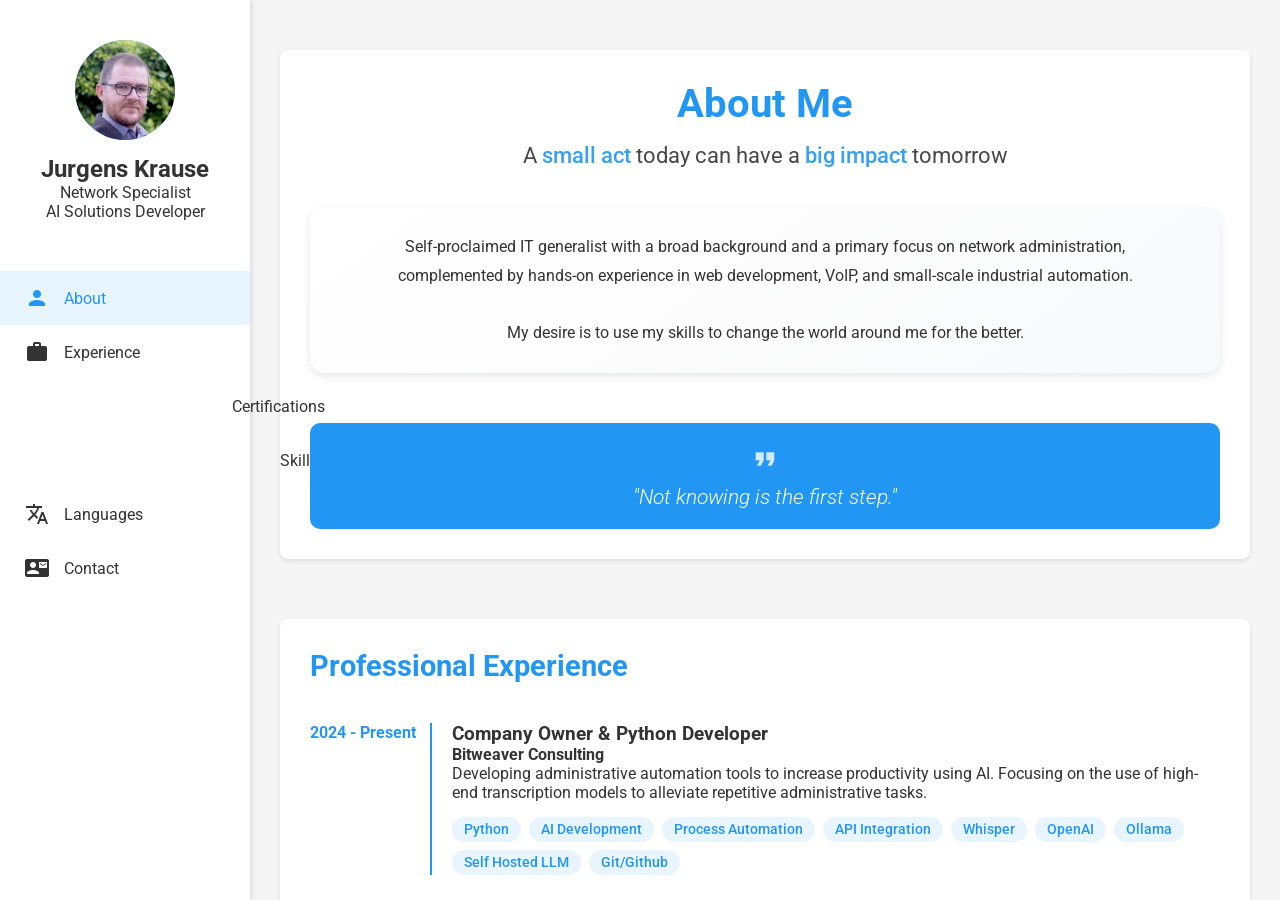
<file: index.html>
<!DOCTYPE html>
<html lang="en">
<head>
    <meta charset="UTF-8">
    <meta name="viewport" content="width=device-width, initial-scale=1.0">
    <title>Jurgens Krause - Interactive CV</title>
    <link href="https://fonts.googleapis.com/css2?family=Roboto:wght@300;400;500;700&display=swap" rel="stylesheet">
    <link href="https://fonts.googleapis.com/icon?family=Material+Icons" rel="stylesheet">
    <link rel="stylesheet" href="styles.css">
</head>
<body>
    <nav class="sidebar">
        <div class="profile-section">
            <div class="profile-image"><img src="profile.jpg" alt="Profile Image" style="width:100%;height:100%;object-fit:cover;border-radius:50%;"></div>
            <h2>Jurgens Krause</h2>
            <p>Network Specialist</p>
            <p>AI Solutions Developer</p>
        </div>
        <ul class="nav-links">
            <li><a href="#about" class="active"><i class="material-icons">person</i>About</a></li>
            <li><a href="#experience"><i class="material-icons">work</i>Experience</a></li>
            <li><a href="#certifications"><i class="material-icons">verified</i>Certifications</a></li>
            <li><a href="#skills"><i class="material-icons">psychology</i>Skills</a></li>
            <li><a href="#languages"><i class="material-icons">translate</i>Languages</a></li>
            <li><a href="#contact"><i class="material-icons">contact_mail</i>Contact</a></li>
        </ul>
    </nav>

    <main class="content">
        <section id="about" class="section active">
            <div class="card">
                <div class="about-header">
                    <h1>About Me</h1>
                    <div class="tagline">
                        A <span class="highlight">small act</span>  today can have a <span class="highlight">big impact</span> tomorrow
                    </div>
                </div>
                <div class="about-content">
                    <div class="summary-box">
                        <p class="summary">
                            Self-proclaimed IT generalist with a broad background and a primary focus on network administration, complemented by hands-on experience in web development, VoIP, and small-scale industrial automation.</br></br>
                            My desire is to use my skills to change the world around me for the better.
                        </p>
                    </div>
                    <div class="motto-box">
                        <i class="material-icons">format_quote</i>
                        <p class="motto">"Not knowing is the first step."</p>
                    </div>
                </div>
            </div>
        </section>

        <section id="experience" class="section">
            <div class="card">
                <h2>Professional Experience</h2>
                <div class="timeline">
                    <div class="timeline-item">
                        <div class="timeline-date">2024 - Present</div>
                        <div class="timeline-content">
                            <h3>Company Owner & Python Developer</h3>
                            <h4>Bitweaver Consulting</h4>
                            <p>Developing administrative automation tools to increase productivity using AI. Focusing on the use of high-end transcription models to alleviate repetitive administrative tasks.</p>
                            <div class="core-skills">
                                <span class="skill-tag">Python</span>
                                <span class="skill-tag">AI Development</span>
                                <span class="skill-tag">Process Automation</span>
                                <span class="skill-tag">API Integration</span>
                                <span class="skill-tag">Whisper</span>
                                <span class="skill-tag">OpenAI</span>
                                <span class="skill-tag">Ollama</span>
                                <span class="skill-tag">Self Hosted LLM</span>
                                <span class="skill-tag">Git/Github</span>
                                
                            </div>
                        </div>
                    </div>
                    <div class="timeline-item">
                        <div class="timeline-date">2016 - Present</div>
                        <div class="timeline-content">
                            <h3>IT Manager</h3>
                            <h4>Pasture Valley Children's Home</h4>
                            <p>When I joined the Pasture Valley Team, staff were still using Mobile Internet Dongles to access the internet, or walking to the nearest internet cafe to do their work. I installed a complete campus-wide network, covering 15 buildings and over 100 end-user devices.</p>
                            <p>We also expanded the network to support other non-profits in the area, such as a care center for abused girls as well as a Coffee Shop, that supports the children's home. This includes two solar powered network relay stations.</p>
                             <div class="projects-list">
                                <h4>Projects</h4>
                                <ul>
                                    <li>Spearheaded digital transformation of the children's home, installing a complete campus-wide network and IT infrastructure.</li>
                                    <li>Deployed virtualized server infrastructure for file sharing, backup, and media services.</li>
                                    <li>Implemented Sophos XG Firewall for content filtering and security.</li>
                                    <li>Established a PLEX media server for streaming movies and TV shows.</li>
                                    <li>Set up an AI-assisted NVR system for monitoring campus security.</li>
                                </ul>
                            </div>
                            <div class="core-skills">
                                <span class="skill-tag">Network Management</span>
                                <span class="skill-tag">IT Support</span>
                                <span class="skill-tag">Infrastructure</span>
                                <span class="skill-tag">Team Leadership</span>
                                <span class="skill-tag">Mikrotik</span>
                                <span class="skill-tag">Ubiquiti (Wireless)</span>
                                <span class="skill-tag">Network Architecture</span>
                                <span class="skill-tag">Sophos Firewall</span>
                                <span class="skill-tag">Proxmox Hypervisor</span>
                                <span class="skill-tag">Linux Servers</span>
                                <span class="skill-tag">Helpdesk</span>
                            </div>
                            <hr style="margin: 24px 0; border: none; border-top: 1px solid #eee;">
                            <h3>Maintenance Manager</h3>
                            <h4>Pasture Valley Children's Home</h4>
                            <p>Managing maintenance and repairs of the children's home.</p>
                            <p>Pasture Valley Children's Home is a non-profit organization that provides a safe and loving home for children who have been abandoned or orphaned. We believe that every child deserves a chance to grow up in a loving and supportive environment.</p>
                            <p>My responsibilities include managing the maintenance and repairs at the children's home, as well as overseeing the maintenance team. This included electrical installations, complete solar installations, plumbing, carpentry, painting, and more.</p>
                            <div class="projects-list">
                                <h4>Projects</h4>
                                <ul>
                                    <li>Oversaw construction and outfitting of carpentry workshop.</li>
                                    <li>Overhauled the electrical system, incorporating modern distribution standards and solar integration.</li>
                                    <li>Installed a complete solar system, providing clean energy to the children's home.</li>
                                </ul>
                            </div>
                            <div class="core-skills">
                                <span class="skill-tag">Maintenance</span>
                                <span class="skill-tag">Plumbing</span>
                                <span class="skill-tag">Electrical</span>
                                <span class="skill-tag">Carpentry</span>
                                <span class="skill-tag">Painting</span>
                                <span class="skill-tag">Management</span>
                                <span class="skill-tag">Solar Installation</span>
                            </div>
                        </div>
                    </div>
                    <div class="timeline-item">
                        <div class="timeline-date">2016 - 2024</div>
                        <div class="timeline-content">
                            <h3>Network Associate  (part-time)</h3>
                            <h4>Jenny Internet</h4>
                            <p>Early morning advanced technical support for Network Operators.</p>
                            <p>I joined the Jenny team as their first fully remote employee. I was responsible for providing advanced technical support to the Network Operators, and for managing the network infrastructure.</p>
                            <p>Jenny internet operates over 1000 high-sites spread over 5 countries in Southern Africa. My team was responsible for the network infrastructure, and the support for the Network Operators.</p>
                            <div class="core-skills">
                                <span class="skill-tag">Network Operations</span>
                                <span class="skill-tag">Network Architecture</span>
                                <span class="skill-tag">Network Management</span>
                                <span class="skill-tag">IT Support</span>
                                <span class="skill-tag">Helpdesk</span>
                                <span class="skill-tag">Dispatching</span>
                                <span class="skill-tag">Mikrotik</span>
                                <span class="skill-tag">Ubiquiti</span>
                                <span class="skill-tag">Xen Hypervisor</span>
                                <span class="skill-tag">Linux Servers</span>
                                <span class="skill-tag">Asterisk VOIP</span>
                            </div>
                        </div>
                    </div>
                    <div class="timeline-item">
                        <div class="timeline-date">2012 - 2016</div>
                        <div class="timeline-content">
                            <h3>Network Administrator</h3>
                            <h4>Wipronet</h4>
                            <p>Wipronet was my introduction to the Wireless ISP industry.</p>
                            <p>I joined Wipronet as a Junior network technician, and quickly moved into a network administrator role. By the time I left, I was managing the VOIP infrastructure, as well as coordinating high profile client projects.</p>
                            <div class="projects-list">
                                <h4>Projects</h4>
                                <ul>
                                    <li>Planned, designed, and built a municipal wide-area network for Emalahleni, South Africa.</li>
                                    <li>Implemented multiple corporate IP Telephony systems for call centres.</li>
                                    <li>Led the development of the Wipronet website.</li>
                                </ul>
                            </div>
                            <div class="core-skills">
                                <span class="skill-tag">Network Operations</span>
                                <span class="skill-tag">Network Architecture</span>
                                <span class="skill-tag">Network Management</span>
                                <span class="skill-tag">IT Support</span>
                                <span class="skill-tag">Helpdesk</span>
                                <span class="skill-tag">Dispatching</span>
                                <span class="skill-tag">Mikrotik</span>
                                <span class="skill-tag">Ubiquiti</span>
                                <span class="skill-tag">VMWARE ESXi Hypervisor</span>
                                <span class="skill-tag">Linux Servers</span>
                                <span class="skill-tag">Asterisk VOIP</span>
                                <span class="skill-tag">Sage Pastel Support</span>
                            </div>
                        </div>
                    </div>
                    <div class="timeline-item">
                        <div class="timeline-date">2008 - 2009</div>
                        <div class="timeline-content">
                            <h3>Network Administrator</h3>
                            <h4>Operation Mobilization</h4>
                            <p>OM is an international non-profit missions organization, active in over 100 countries. I worked as a network administrator on the ship "MV Doulos", staffed by 350 volunteers from 50 differrent countries.</p>
                            <p>During my two years of service, I work in the maintenance department for the first six months, before transferring to the IT department</p>
                            <div class="projects-list">
                                <h4>Projects</h4>
                                <ul>
                                    <li>Set up a Computer Laboratory for the National University of Timor Leste.</li>
                                    <li>Recovered a corrupted Active Directory Tree.</li>
                                    <li>Completely revamped the on-board Intranet.</li>
                                    <li>Served as Lighting Technician for on-shore stage show.</li>
                                    <li>Integrate shore-based broadband internet into the MV Doulos network.</li>
                                </ul>
                            </div>
                            <div class="core-skills">
                                <span class="skill-tag">Network Operations</span>
                                <span class="skill-tag">Network Architecture</span>
                                <span class="skill-tag">Network Management</span>
                                <span class="skill-tag">IT Support</span>
                                <span class="skill-tag">Helpdesk</span>
                                <span class="skill-tag">Bandwidth Control</span>
                                <span class="skill-tag">3COM</span>
                                <span class="skill-tag">Windows Server 2003</span>
                                <span class="skill-tag">Linux</span>
                                <span class="skill-tag">Dansguardian</span>
                                <span class="skill-tag">Squid Proxy</span>
                            </div>
                        </div>
                    </div>
                    <!-- Additional experience items -->
                </div>
            </div>
        </section>

        <section id="certifications" class="section">
            <div class="card">
                <h2>Certifications</h2>
                <div class="certifications-grid">
                    <div class="certification-item" onclick="window.open('https://www.credly.com/badges/2381a03f-68ea-47ea-a899-86c4e45db9ae/linked_in_profile?trk=public_profile_see-credential', '_blank')" style="cursor: pointer;">
                        <i class="material-icons">code</i>
                        <div class="certification-content">
                            <h3>Python Essentials 1</h3>
                            <p>Python Institute</p>
                            <p class="cert-date">March 2024</p>
                        </div>
                    </div>
                    <div class="certification-item" onclick="window.open('https://www.credly.com/badges/6c744785-d785-45fb-a7cd-14a1587adfc6/linked_in_profile?trk=public_profile_see-credential', '_blank')" style="cursor: pointer;">
                        <i class="material-icons">code</i>
                        <div class="certification-content">
                            <h3>Python Essentials 2</h3>
                            <p>Python Institute</p>
                            <p class="cert-date">March 2024</p>
                        </div>
                    </div>
                    <div class="certification-item" onclick="window.open('https://www.freecodecamp.org/certification/fcceb5ce114-972b-4948-96d9-b6b69318228d/foundational-c-sharp-with-microsoft?trk=public_profile_see-credential', '_blank')" style="cursor: pointer;">
                        <i class="material-icons">developer_mode</i>
                        <div class="certification-content">
                            <h3>Foundational C# with Microsoft</h3>
                            <p>Microsoft</p>
                            <p class="cert-date">May 2024</p>
                        </div>
                    </div>
                    <div class="certification-item" onclick="window.open('https://www.credly.com/badges/ee953a31-0a4c-463f-b2cb-00e0fd5e9eb1/linked_in_profile?trk=public_profile_see-credential', '_blank')" style="cursor: pointer;">
                        <i class="material-icons">security</i>
                        <div class="certification-content">
                            <h3>Network Defense</h3>
                            <p>Cisco</p>
                            <p class="cert-date">January 2024</p>
                        </div>
                    </div>
                    <div class="certification-item" onclick="window.open('https://learn.kodekloud.com/user/certificate/4648daf4-3ddd-4095-83b4-b261e1c60853', '_blank')" style="cursor: pointer;">
                        <i class="material-icons">layers</i>
                        <div class="certification-content">
                            <h3>Docker Training Course for the Absolute Beginner</h3>
                            <p>KodeKloud</p>
                        </div>
                    </div>
                </div>
            </div>
        </section>

        <section id="skills" class="section">
            <div class="card">
                <h2>Skills & Expertise</h2>
                <div class="skills-grid">
                    <div class="skill-category">
                        <h3>Network Infrastructure</h3>
                        <div class="skill-bar">
                            <div class="skill-fill" data-level="95"></div>
                        </div>
                    </div>
                    <div class="skill-category">
                        <h3>MikroTik MTCNA Level</h3>
                        <div class="skill-bar">
                            <div class="skill-fill" data-level="90"></div>
                        </div>
                    </div>
                    <div class="skill-category">
                        <h3>MikroTik MTCRE Level</h3>
                        <div class="skill-bar">
                            <div class="skill-fill" data-level="50"></div>
                        </div>
                    </div>
                    <div class="skill-category">
                        <h3>Wireless Technologies</h3>
                        <div class="skill-bar">
                            <div class="skill-fill" data-level="80"></div>
                        </div>
                    </div>
                    <div class="skill-category">
                        <h3>Linux Server Administration</h3>
                        <div class="skill-bar">
                            <div class="skill-fill" data-level="75"></div>
                        </div>
                    </div>
                    <div class="skill-category">
                        <h3>Python Development</h3>
                        <div class="skill-bar">
                            <div class="skill-fill" data-level="40"></div>
                        </div>
                    </div>
                    <div class="skill-category">
                        <h3>AI Integration</h3>
                        <div class="skill-bar">
                            <div class="skill-fill" data-level="40"></div>
                        </div>
                    </div>
                    <div class="skill-category">
                        <h3>Asterisk VOIP</h3>
                        <div class="skill-bar">
                            <div class="skill-fill" data-level="80"></div>
                        </div>
                    </div>
                </div>
            </div>
        </section>

        <section id="languages" class="section">
            <div class="card">
                <h2>Languages</h2>
                <div class="languages-grid">
                    <div class="language-item">
                        <div class="language-info">
                            <h3>English</h3>
                            <p class="proficiency">Native</p>
                        </div>
                    </div>
                    <div class="language-item">
                        <div class="language-info">
                            <h3>Afrikaans</h3>
                            <p class="proficiency">Native</p>
                        </div>
                    </div>
                    <div class="language-item">
                        <div class="language-info">
                            <h3>Dutch</h3>
                            <p class="proficiency">Working proficiency (IND A2 Certified)</p>
                        </div>
                    </div>
                </div>
            </div>
        </section>

        <section id="contact" class="section">
            <div class="card">
                <h2>Contact Information</h2>
                <div class="contact-grid">
                    <div class="contact-item">
                        <i class="material-icons">location_on</i>
                        <p>Protea St 98, 3280, Piet-Retief, South-Africa</p>
                    </div>
                    <div class="contact-item">
                        <i class="material-icons">phone</i>
                        <p>+26878468810</p>
                    </div>
                    <div class="contact-item">
                        <i class="material-icons">email</i>
                        <a href="mailto:jurgens@bitweaver.co">jurgens@bitweaver.co</a>
                    </div>
                    <div class="contact-item">
                        <i class="material-icons">link</i>
                        <a href="https://www.linkedin.com/in/jurgens-krause-bb603519" target="_blank">LinkedIn Profile</a>
                    </div>
                </div>
            </div>
        </section>
    </main>
    <script src="script.js"></script>
</body>
</html>
</file>
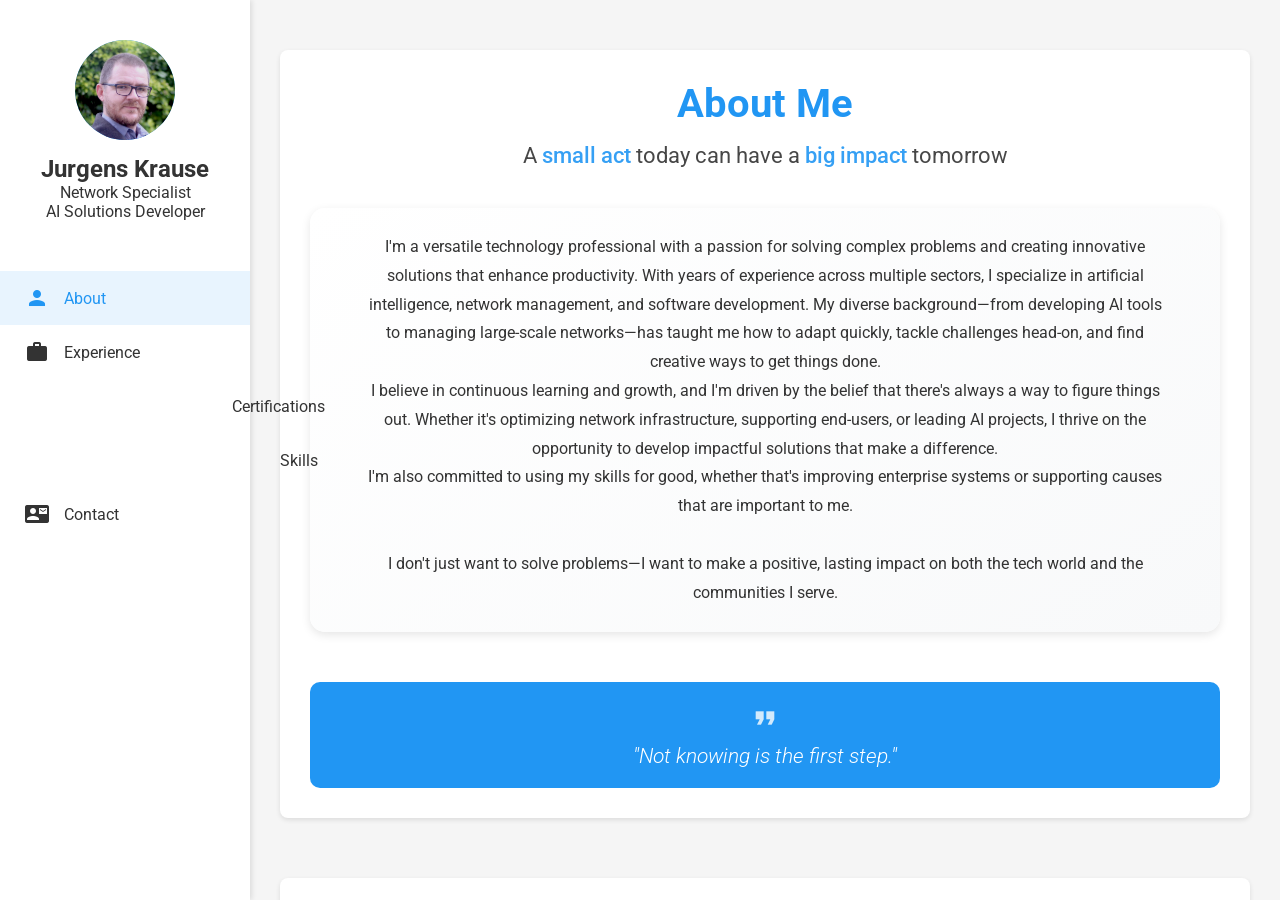
<file: cv.html>
<!DOCTYPE html>
<html lang="en">
<head>
    <meta charset="UTF-8">
    <meta name="viewport" content="width=device-width, initial-scale=1.0">
    <title>Jurgens Krause - Interactive CV</title>
    <link href="https://fonts.googleapis.com/css2?family=Roboto:wght@300;400;500;700&display=swap" rel="stylesheet">
    <link href="https://fonts.googleapis.com/icon?family=Material+Icons" rel="stylesheet">
    <link rel="stylesheet" href="styles.css">
</head>
<body>
    <nav class="sidebar">
        <div class="profile-section">
            <div class="profile-image"><img src="profile.jpg" alt="Profile Image" style="width:100%;height:100%;object-fit:cover;border-radius:50%;"></div>
            <h2>Jurgens Krause</h2>
            <p>Network Specialist</p>
            <p>AI Solutions Developer</p>
        </div>
        <ul class="nav-links">
            <li><a href="#about" class="active"><i class="material-icons">person</i>About</a></li>
            <li><a href="#experience"><i class="material-icons">work</i>Experience</a></li>
            <li><a href="#certifications"><i class="material-icons">verified</i>Certifications</a></li>
            <li><a href="#skills"><i class="material-icons">psychology</i>Skills</a></li>
            <li><a href="#contact"><i class="material-icons">contact_mail</i>Contact</a></li>
        </ul>
    </nav>

    <main class="content">
        <section id="about" class="section active">
            <div class="card">
                <div class="about-header">
                    <h1>About Me</h1>
                    <div class="tagline">
                        A <span class="highlight">small act</span>  today can have a <span class="highlight">big impact</span> tomorrow
                    </div>
                </div>
                <div class="about-content">
                    <div class="summary-box">
                        <p class="summary">
                            I'm a versatile technology professional with a passion for solving complex problems and creating innovative solutions that enhance productivity. With years of experience across multiple sectors, I specialize in artificial intelligence, network management, and software development. My diverse background—from developing AI tools to managing large-scale networks—has taught me how to adapt quickly, tackle challenges head-on, and find creative ways to get things done.</br>
I believe in continuous learning and growth, and I'm driven by the belief that there's always a way to figure things out. Whether it's optimizing network infrastructure, supporting end-users, or leading AI projects, I thrive on the opportunity to develop impactful solutions that make a difference.</br>
I'm also committed to using my skills for good, whether that's improving enterprise systems or supporting causes that are important to me.</br></br>
I don't just want to solve problems—I want to make a positive, lasting impact on both the tech world and the communities I serve.
                        </p>
                    </div>
                    <div class="motto-box">
                        <i class="material-icons">format_quote</i>
                        <p class="motto">"Not knowing is the first step."</p>
                    </div>
                </div>
            </div>
        </section>

        <section id="experience" class="section">
            <div class="card">
                <h2>Professional Experience</h2>
                <div class="timeline">
                    <div class="timeline-item">
                        <div class="timeline-date">2024 - Present</div>
                        <div class="timeline-content">
                            <h3>Company Owner & Python Developer</h3>
                            <h4>Bitweaver Consulting</h4>
                            <p>Developing administrative automation tools to increase productivity using AI. Focusing on the use of high-end transcription models to alleviate repetitive administrative tasks.</p>
                            <div class="core-skills">
                                <span class="skill-tag">Python</span>
                                <span class="skill-tag">AI Development</span>
                                <span class="skill-tag">Process Automation</span>
                                <span class="skill-tag">API Integration</span>
                                <span class="skill-tag">Whisper</span>
                                <span class="skill-tag">OpenAI</span>
                                <span class="skill-tag">Ollama</span>
                                <span class="skill-tag">Self Hosted LLM</span>
                                <span class="skill-tag">Git/Github</span>
                                
                            </div>
                        </div>
                    </div>
                    <div class="timeline-item">
                        <div class="timeline-date">2016 - Present</div>
                        <div class="timeline-content">
                            <h3>IT Manager</h3>
                            <h4>Pasture Valley Children's Home</h4>
                            <p>When I joined the Pasture Valley Team, staff were still using Mobile Internet Dongles to access the internet, or walking to the nearest internet cafe to do their work. I installed a complete campus-wide network, covering 15 buildings and over 100 end-user devices.</p>
                            <p>We also expanded the network to support other non-profits in the area, such as a care center for abused girls as well as a Coffee Shop, that supports the children's home. This includes two solar powered network relay stations.</p>
                             <div class="projects-list">
                                <h4>Projects</h4>
                                <ul>
                                    <li>Spearheaded digital transformation of the children's home, installing a complete campus-wide network and IT infrastructure.</li>
                                    <li>Deployed virtualized server infrastructure for file sharing, backup, and media services.</li>
                                    <li>Implemented Sophos XG Firewall for content filtering and security.</li>
                                    <li>Established a PLEX media server for streaming movies and TV shows.</li>
                                    <li>Set up an AI-assisted NVR system for monitoring campus security.</li>
                                </ul>
                            </div>
                            <div class="core-skills">
                                <span class="skill-tag">Network Management</span>
                                <span class="skill-tag">IT Support</span>
                                <span class="skill-tag">Infrastructure</span>
                                <span class="skill-tag">Team Leadership</span>
                                <span class="skill-tag">Mikrotik</span>
                                <span class="skill-tag">Ubiquiti (Wireless)</span>
                                <span class="skill-tag">Network Architecture</span>
                                <span class="skill-tag">Sophos Firewall</span>
                                <span class="skill-tag">Proxmox Hypervisor</span>
                                <span class="skill-tag">Linux Servers</span>
                                <span class="skill-tag">Helpdesk</span>
                            </div>
                            <hr style="margin: 24px 0; border: none; border-top: 1px solid #eee;">
                            <h3>Maintenance Manager</h3>
                            <h4>Pasture Valley Children's Home</h4>
                            <p>Managing maintenance and repairs of the children's home.</p>
                            <p>Pasture Valley Children's Home is a non-profit organization that provides a safe and loving home for children who have been abandoned or orphaned. We believe that every child deserves a chance to grow up in a loving and supportive environment.</p>
                            <p>My responsibilities include managing the maintenance and repairs at the children's home, as well as overseeing the maintenance team. This included electrical installations, complete solar installations, plumbing, carpentry, painting, and more.</p>
                            <div class="projects-list">
                                <h4>Projects</h4>
                                <ul>
                                    <li>Oversaw construction and outfitting of carpentry workshop.</li>
                                    <li>Overhauled the electrical system, incorporating modern distribution standards and solar integration.</li>
                                    <li>Installed a complete solar system, providing clean energy to the children's home.</li>
                                </ul>
                            </div>
                            <div class="core-skills">
                                <span class="skill-tag">Maintenance</span>
                                <span class="skill-tag">Plumbing</span>
                                <span class="skill-tag">Electrical</span>
                                <span class="skill-tag">Carpentry</span>
                                <span class="skill-tag">Painting</span>
                                <span class="skill-tag">Management</span>
                                <span class="skill-tag">Solar Installation</span>
                            </div>
                        </div>
                    </div>
                    <div class="timeline-item">
                        <div class="timeline-date">2016 - 2024</div>
                        <div class="timeline-content">
                            <h3>Network Associate</h3>
                            <h4>Jenny Internet</h4>
                            <p>Early morning advanced technical support for Network Operators.</p>
                            <p>I joined the Jenny team as their first fully remote employee. I was responsible for providing advanced technical support to the Network Operators, and for managing the network infrastructure.</p>
                            <p>Jenny internet operates over 1000 high-sites spread over 5 countries in Southern Africa. My team was responsible for the network infrastructure, and the support for the Network Operators.</p>
                            <div class="core-skills">
                                <span class="skill-tag">Network Operations</span>
                                <span class="skill-tag">Network Architecture</span>
                                <span class="skill-tag">Network Management</span>
                                <span class="skill-tag">IT Support</span>
                                <span class="skill-tag">Helpdesk</span>
                                <span class="skill-tag">Dispatching</span>
                                <span class="skill-tag">Mikrotik</span>
                                <span class="skill-tag">Ubiquiti</span>
                                <span class="skill-tag">Xen Hypervisor</span>
                                <span class="skill-tag">Linux Servers</span>
                                <span class="skill-tag">Asterisk VOIP</span>
                            </div>
                        </div>
                    </div>
                    <div class="timeline-item">
                        <div class="timeline-date">2012 - 2016</div>
                        <div class="timeline-content">
                            <h3>Network Administrator</h3>
                            <h4>Wipronet</h4>
                            <p>Wipronet was my introduction to the Wireless ISP industry.</p>
                            <p>I joined Wipronet as a Junior network technician, and quickly moved into a network administrator role. By the time I left, I was managing the VOIP infrastructure, as well as coordinating high profile client projects.</p>
                            <div class="projects-list">
                                <h4>Projects</h4>
                                <ul>
                                    <li>Planned, designed, and built a municipal wide-area network for Emalahleni, South Africa.</li>
                                    <li>Implemented multiple corporate IP Telephony systems for call centres.</li>
                                    <li>Led the development of the Wipronet website.</li>
                                </ul>
                            </div>
                            <div class="core-skills">
                                <span class="skill-tag">Network Operations</span>
                                <span class="skill-tag">Network Architecture</span>
                                <span class="skill-tag">Network Management</span>
                                <span class="skill-tag">IT Support</span>
                                <span class="skill-tag">Helpdesk</span>
                                <span class="skill-tag">Dispatching</span>
                                <span class="skill-tag">Mikrotik</span>
                                <span class="skill-tag">Ubiquiti</span>
                                <span class="skill-tag">VMWARE ESXi Hypervisor</span>
                                <span class="skill-tag">Linux Servers</span>
                                <span class="skill-tag">Asterisk VOIP</span>
                                <span class="skill-tag">Sage Pastel Support</span>
                            </div>
                        </div>
                    </div>
                    <div class="timeline-item">
                        <div class="timeline-date">2008 - 2009</div>
                        <div class="timeline-content">
                            <h3>Network Administrator</h3>
                            <h4>Operation Mobilization</h4>
                            <p>OM is an international non-profit missions organization, active in over 100 countries. I worked as a network administrator on the ship "MV Doulos", staffed by 350 volunteers from 50 differrent countries.</p>
                            <p>During my two years of service, I work in the maintenance department for the first six months, before transferring to the IT department</p>
                            <div class="projects-list">
                                <h4>Projects</h4>
                                <ul>
                                    <li>Set up a Computer Laboratory for the National University of Timor Leste.</li>
                                    <li>Recovered a corrupted Active Directory Tree.</li>
                                    <li>Completely revamped the on-board Intranet.</li>
                                    <li>Served as Lighting Technician for on-shore stage show.</li>
                                    <li>Integrate shore-based broadband internet into the MV Doulos network.</li>
                                </ul>
                            </div>
                            <div class="core-skills">
                                <span class="skill-tag">Network Operations</span>
                                <span class="skill-tag">Network Architecture</span>
                                <span class="skill-tag">Network Management</span>
                                <span class="skill-tag">IT Support</span>
                                <span class="skill-tag">Helpdesk</span>
                                <span class="skill-tag">Bandwidth Control</span>
                                <span class="skill-tag">3COM</span>
                                <span class="skill-tag">Windows Server 2003</span>
                                <span class="skill-tag">Linux</span>
                                <span class="skill-tag">Dansguardian</span>
                                <span class="skill-tag">Squid Proxy</span>
                            </div>
                        </div>
                    </div>
                    <!-- Additional experience items -->
                </div>
            </div>
        </section>

        <section id="certifications" class="section">
            <div class="card">
                <h2>Certifications</h2>
                <div class="certifications-grid">
                    <div class="certification-item" onclick="window.open('https://www.credly.com/badges/2381a03f-68ea-47ea-a899-86c4e45db9ae/linked_in_profile?trk=public_profile_see-credential', '_blank')" style="cursor: pointer;">
                        <i class="material-icons">code</i>
                        <div class="certification-content">
                            <h3>Python Essentials 1</h3>
                            <p>Python Institute</p>
                            <p class="cert-date">March 2024</p>
                        </div>
                    </div>
                    <div class="certification-item" onclick="window.open('https://www.credly.com/badges/6c744785-d785-45fb-a7cd-14a1587adfc6/linked_in_profile?trk=public_profile_see-credential', '_blank')" style="cursor: pointer;">
                        <i class="material-icons">code</i>
                        <div class="certification-content">
                            <h3>Python Essentials 2</h3>
                            <p>Python Institute</p>
                            <p class="cert-date">March 2024</p>
                        </div>
                    </div>
                    <div class="certification-item" onclick="window.open('https://www.freecodecamp.org/certification/fcceb5ce114-972b-4948-96d9-b6b69318228d/foundational-c-sharp-with-microsoft?trk=public_profile_see-credential', '_blank')" style="cursor: pointer;">
                        <i class="material-icons">developer_mode</i>
                        <div class="certification-content">
                            <h3>Foundational C# with Microsoft</h3>
                            <p>Microsoft</p>
                            <p class="cert-date">May 2024</p>
                        </div>
                    </div>
                    <div class="certification-item" onclick="window.open('https://www.credly.com/badges/ee953a31-0a4c-463f-b2cb-00e0fd5e9eb1/linked_in_profile?trk=public_profile_see-credential', '_blank')" style="cursor: pointer;">
                        <i class="material-icons">security</i>
                        <div class="certification-content">
                            <h3>Network Defense</h3>
                            <p>Cisco</p>
                            <p class="cert-date">January 2024</p>
                        </div>
                    </div>
                </div>
            </div>
        </section>

        <section id="skills" class="section">
            <div class="card">
                <h2>Skills & Expertise</h2>
                <div class="skills-grid">
                    <div class="skill-category">
                        <h3>Network Infrastructure</h3>
                        <div class="skill-bar">
                            <div class="skill-fill" data-level="95"></div>
                        </div>
                    </div>
                    <div class="skill-category">
                        <h3>MikroTik MTCNA Level</h3>
                        <div class="skill-bar">
                            <div class="skill-fill" data-level="90"></div>
                        </div>
                    </div>
                    <div class="skill-category">
                        <h3>MikroTik MTCRE Level</h3>
                        <div class="skill-bar">
                            <div class="skill-fill" data-level="50"></div>
                        </div>
                    </div>
                    <div class="skill-category">
                        <h3>Wireless Technologies</h3>
                        <div class="skill-bar">
                            <div class="skill-fill" data-level="80"></div>
                        </div>
                    </div>
                    <div class="skill-category">
                        <h3>Linux Server Administration</h3>
                        <div class="skill-bar">
                            <div class="skill-fill" data-level="75"></div>
                        </div>
                    </div>
                    <div class="skill-category">
                        <h3>Python Development</h3>
                        <div class="skill-bar">
                            <div class="skill-fill" data-level="40"></div>
                        </div>
                    </div>
                    <div class="skill-category">
                        <h3>AI Integration</h3>
                        <div class="skill-bar">
                            <div class="skill-fill" data-level="40"></div>
                        </div>
                    </div>
                    <div class="skill-category">
                        <h3>Asterisk VOIP</h3>
                        <div class="skill-bar">
                            <div class="skill-fill" data-level="80"></div>
                        </div>
                    </div>
                </div>
            </div>
        </section>

        <section id="contact" class="section">
            <div class="card">
                <h2>Contact Information</h2>
                <div class="contact-grid">
                    <div class="contact-item">
                        <i class="material-icons">location_on</i>
                        <p>Protea St 98, 3280, Piet-Retief, South-Africa</p>
                    </div>
                    <div class="contact-item">
                        <i class="material-icons">phone</i>
                        <p>+26878468810</p>
                    </div>
                    <div class="contact-item">
                        <i class="material-icons">email</i>
                        <a href="mailto:jurgens@bitweaver.co">jurgens@bitweaver.co</a>
                    </div>
                    <div class="contact-item">
                        <i class="material-icons">link</i>
                        <a href="https://www.linkedin.com/in/jurgens-krause-bb603519" target="_blank">LinkedIn Profile</a>
                    </div>
                </div>
            </div>
        </section>
    </main>
    <script src="script.js"></script>
</body>
</html>
</file>
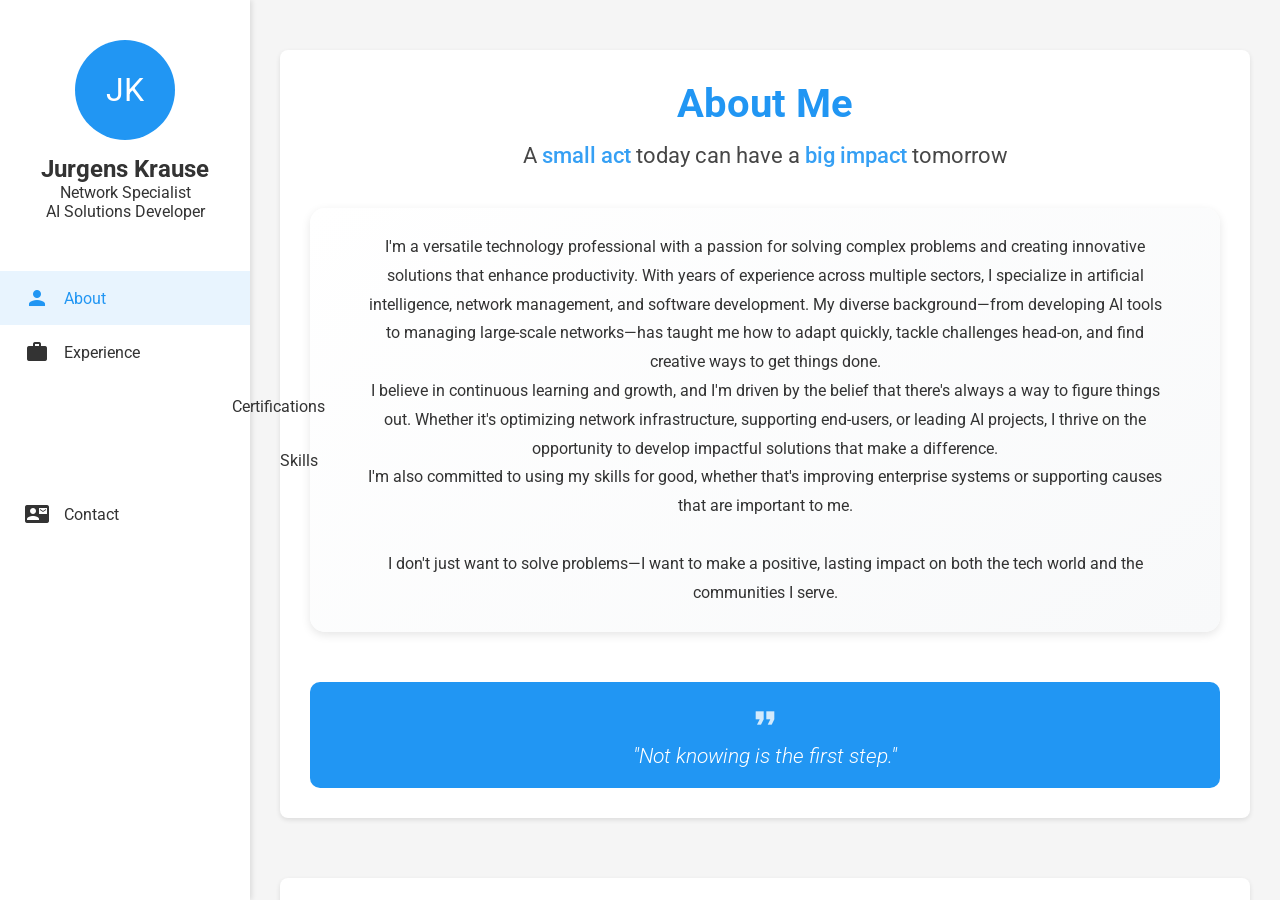
<file: jurgens.html>
<!DOCTYPE html>
<html lang="en">
<head>
    <meta charset="UTF-8">
    <meta name="viewport" content="width=device-width, initial-scale=1.0">
    <title>Jurgens Krause - Interactive CV</title>
    <link href="https://fonts.googleapis.com/css2?family=Roboto:wght@300;400;500;700&display=swap" rel="stylesheet">
    <link href="https://fonts.googleapis.com/icon?family=Material+Icons" rel="stylesheet">
    <link rel="stylesheet" href="styles.css">
</head>
<body>
    <nav class="sidebar">
        <div class="profile-section">
            <div class="profile-image">JK</div>
            <h2>Jurgens Krause</h2>
            <p>Network Specialist</p>
            <p>AI Solutions Developer</p>
        </div>
        <ul class="nav-links">
            <li><a href="#about" class="active"><i class="material-icons">person</i>About</a></li>
            <li><a href="#experience"><i class="material-icons">work</i>Experience</a></li>
            <li><a href="#certifications"><i class="material-icons">verified</i>Certifications</a></li>
            <li><a href="#skills"><i class="material-icons">psychology</i>Skills</a></li>
            <li><a href="#contact"><i class="material-icons">contact_mail</i>Contact</a></li>
        </ul>
    </nav>

    <main class="content">
        <section id="about" class="section active">
            <div class="card">
                <div class="about-header">
                    <h1>About Me</h1>
                    <div class="tagline">
                        A <span class="highlight">small act</span>  today can have a <span class="highlight">big impact</span> tomorrow
                    </div>
                </div>
                <div class="about-content">
                    <div class="summary-box">
                        <p class="summary">
                            I'm a versatile technology professional with a passion for solving complex problems and creating innovative solutions that enhance productivity. With years of experience across multiple sectors, I specialize in artificial intelligence, network management, and software development. My diverse background—from developing AI tools to managing large-scale networks—has taught me how to adapt quickly, tackle challenges head-on, and find creative ways to get things done.</br>
I believe in continuous learning and growth, and I'm driven by the belief that there's always a way to figure things out. Whether it's optimizing network infrastructure, supporting end-users, or leading AI projects, I thrive on the opportunity to develop impactful solutions that make a difference.</br>
I'm also committed to using my skills for good, whether that's improving enterprise systems or supporting causes that are important to me.</br></br>
I don't just want to solve problems—I want to make a positive, lasting impact on both the tech world and the communities I serve.
                        </p>
                    </div>
                    <div class="motto-box">
                        <i class="material-icons">format_quote</i>
                        <p class="motto">"Not knowing is the first step."</p>
                    </div>
                </div>
            </div>
        </section>

        <section id="experience" class="section">
            <div class="card">
                <h2>Professional Experience</h2>
                <div class="timeline">
                    <div class="timeline-item">
                        <div class="timeline-date">2024 - Present</div>
                        <div class="timeline-content">
                            <h3>Company Owner & Python Developer</h3>
                            <h4>Bitweaver Consulting</h4>
                            <p>Developing administrative automation tools to increase productivity using AI. Focusing on the use of high-end transcription models to alleviate repetitive administrative tasks.</p>
                            <div class="core-skills">
                                <span class="skill-tag">Python</span>
                                <span class="skill-tag">AI Development</span>
                                <span class="skill-tag">Process Automation</span>
                                <span class="skill-tag">API Integration</span>
                                <span class="skill-tag">Whisper</span>
                                <span class="skill-tag">OpenAI</span>
                                <span class="skill-tag">Ollama</span>
                                <span class="skill-tag">Self Hosted LLM</span>
                            </div>
                        </div>
                    </div>
                    <div class="timeline-item">
                        <div class="timeline-date">2016 - Present</div>
                        <div class="timeline-content">
                            <h3>IT Manager</h3>
                            <h4>Pasture Valley Children's Home</h4>
                            <p>When I joined the Pasture Valley Team, staff were still using Mobile Internet Dongles to access the internet, or walking to the nearest internet cafe to do their work. I took it upon myself to install a complete campus-wide network, covering 15 buildings and over 30 end-users.</p>
                            <p>We also expanded the network to support other non-profits in the area, such as a care center for abused girls as well as a Coffee Shop, that supports the children's home. This includes two solar powered network relay stations.</p>
                            <p>Additionaly I provisioned a complete IT infrastructure, including an intranet with a PLEX media server, backup solutions, AI Assisted NVR, and a complete Sophos XG Firewall for content filtering.</p>
                            <div class="core-skills">
                                <span class="skill-tag">Network Management</span>
                                <span class="skill-tag">IT Support</span>
                                <span class="skill-tag">Infrastructure</span>
                                <span class="skill-tag">Team Leadership</span>
                                <span class="skill-tag">Mikrotik</span>
                                <span class="skill-tag">Ubiquiti (Wireless)</span>
                                <span class="skill-tag">Network Architecture</span>
                                <span class="skill-tag">Sophos Firewall</span>
                                <span class="skill-tag">Proxmox Hypervisor</span>
                                <span class="skill-tag">Linux Servers</span>
                                <span class="skill-tag">Helpdesk</span>
                            </div>
                        </div>
                    </div>
                    <div class="timeline-item">
                        <div class="timeline-date">2016 - Present</div>
                        <div class="timeline-content">
                            <h3>Maintenance Manager</h3>
                            <h4>Pasture Valley Children's Home</h4>
                            <p>Managing maintenance and repairs of the children's home.</p>
                            <p>Pasture Valley Children's Home is a non-profit organization that provides a safe and loving home for children who have been abandoned or orphaned. We believe that every child deserves a chance to grow up in a loving and supportive environment.</p>
                            <p>My responsibilities include managing the maintenance and repairs at the children's home, as well as overseeing the maintenance team. This included electrical installations, complete solar installations, plumbing, carpentry, painting, and more.</p>
                            <div class="core-skills">
                                <span class="skill-tag">Maintenance</span>
                                <span class="skill-tag">Plumbing</span>
                                <span class="skill-tag">Electrical</span>
                                <span class="skill-tag">Carpentry</span>
                                <span class="skill-tag">Painting</span>
                                <span class="skill-tag">Management</span>
                                <span class="skill-tag">Solar Installation</span>
                            </div>
                        </div>
                    </div>
                    <div class="timeline-item">
                        <div class="timeline-date">2016 - 2024</div>
                        <div class="timeline-content">
                            <h3>Network Associate</h3>
                            <h4>Jenny Internet</h4>
                            <p>Early morning advanced technical support for Network Operators.</p>
                            <p>I joined the Jenny team as their first fully remote employee. I was responsible for providing advanced technical support to the Network Operators, and for managing the network infrastructure.</p>
                            <p>Jenny internet operates over 1000 high-sites spread over 5 countries in Southern Africa. My team was responsible for the network infrastructure, and the support for the Network Operators.</p>
                            <div class="core-skills">
                                <span class="skill-tag">Network Operations</span>
                                <span class="skill-tag">Network Architecture</span>
                                <span class="skill-tag">Network Management</span>
                                <span class="skill-tag">IT Support</span>
                                <span class="skill-tag">Helpdesk</span>
                                <span class="skill-tag">Dispatching</span>
                                <span class="skill-tag">Mikrotik</span>
                                <span class="skill-tag">Ubiquiti</span>
                                <span class="skill-tag">Xen Hypervisor</span>
                                <span class="skill-tag">Linux Servers</span>
                                <span class="skill-tag">Asterisk VOIP</span>
                            </div>
                        </div>
                    </div>
                    <div class="timeline-item">
                        <div class="timeline-date">2012 - 2016</div>
                        <div class="timeline-content">
                            <h3>Network Administrator</h3>
                            <h4>Wipronet</h4>
                            <p>Wipronet was my introduction to the Wireless ISP industry.</p>
                            <p>I joined Wipronet as a Junior network technician, and quickly moved into a network administrator role. By the time I left, I was managing the VOIP infrastructure, as well as coordinating high profile client projects.</p>
                            <p>Major projects during this time included planning, designing and building a municipal wide-area network for Emalahleni, South Africa, as well as multiple corporate IP Telephony systems for call centres.</p><p>I also took the lead in the development of the Wipronet website.</p>
                            <div class="core-skills">
                                <span class="skill-tag">Network Operations</span>
                                <span class="skill-tag">Network Architecture</span>
                                <span class="skill-tag">Network Management</span>
                                <span class="skill-tag">IT Support</span>
                                <span class="skill-tag">Helpdesk</span>
                                <span class="skill-tag">Dispatching</span>
                                <span class="skill-tag">Mikrotik</span>
                                <span class="skill-tag">Ubiquiti</span>
                                <span class="skill-tag">VMWARE ESXi Hypervisor</span>
                                <span class="skill-tag">Linux Servers</span>
                                <span class="skill-tag">Asterisk VOIP</span>
                                <span class="skill-tag">Sage Pastel Support</span>
                            </div>
                        </div>
                    </div>
                    <!-- Additional experience items -->
                </div>
            </div>
        </section>

        <section id="certifications" class="section">
            <div class="card">
                <h2>Certifications</h2>
                <div class="certifications-grid">
                    <div class="certification-item" onclick="window.open('https://www.credly.com/badges/2381a03f-68ea-47ea-a899-86c4e45db9ae/linked_in_profile?trk=public_profile_see-credential', '_blank')" style="cursor: pointer;">
                        <i class="material-icons">code</i>
                        <div class="certification-content">
                            <h3>Python Essentials 1</h3>
                            <p>Python Institute</p>
                            <p class="cert-date">March 2024</p>
                        </div>
                    </div>
                    <div class="certification-item" onclick="window.open('https://www.credly.com/badges/6c744785-d785-45fb-a7cd-14a1587adfc6/linked_in_profile?trk=public_profile_see-credential', '_blank')" style="cursor: pointer;">
                        <i class="material-icons">code</i>
                        <div class="certification-content">
                            <h3>Python Essentials 2</h3>
                            <p>Python Institute</p>
                            <p class="cert-date">March 2024</p>
                        </div>
                    </div>
                    <div class="certification-item" onclick="window.open('https://www.freecodecamp.org/certification/fcceb5ce114-972b-4948-96d9-b6b69318228d/foundational-c-sharp-with-microsoft?trk=public_profile_see-credential', '_blank')" style="cursor: pointer;">
                        <i class="material-icons">developer_mode</i>
                        <div class="certification-content">
                            <h3>Foundational C# with Microsoft</h3>
                            <p>Microsoft</p>
                            <p class="cert-date">May 2024</p>
                        </div>
                    </div>
                    <div class="certification-item" onclick="window.open('https://www.credly.com/badges/ee953a31-0a4c-463f-b2cb-00e0fd5e9eb1/linked_in_profile?trk=public_profile_see-credential', '_blank')" style="cursor: pointer;">
                        <i class="material-icons">security</i>
                        <div class="certification-content">
                            <h3>Network Defense</h3>
                            <p>Cisco</p>
                            <p class="cert-date">January 2024</p>
                        </div>
                    </div>
                </div>
            </div>
        </section>

        <section id="skills" class="section">
            <div class="card">
                <h2>Skills & Expertise</h2>
                <div class="skills-grid">
                    <div class="skill-category">
                        <h3>Network Infrastructure</h3>
                        <div class="skill-bar">
                            <div class="skill-fill" data-level="95"></div>
                        </div>
                    </div>
                    <div class="skill-category">
                        <h3>MikroTik MTCNA Level</h3>
                        <div class="skill-bar">
                            <div class="skill-fill" data-level="90"></div>
                        </div>
                    </div>
                    <div class="skill-category">
                        <h3>MikroTik MTCRE Level</h3>
                        <div class="skill-bar">
                            <div class="skill-fill" data-level="50"></div>
                        </div>
                    </div>
                    <div class="skill-category">
                        <h3>Wireless Technologies</h3>
                        <div class="skill-bar">
                            <div class="skill-fill" data-level="80"></div>
                        </div>
                    </div>
                    <div class="skill-category">
                        <h3>Linux Server Administration</h3>
                        <div class="skill-bar">
                            <div class="skill-fill" data-level="75"></div>
                        </div>
                    </div>
                    <div class="skill-category">
                        <h3>Python Development</h3>
                        <div class="skill-bar">
                            <div class="skill-fill" data-level="40"></div>
                        </div>
                    </div>
                    <div class="skill-category">
                        <h3>AI Integration</h3>
                        <div class="skill-bar">
                            <div class="skill-fill" data-level="40"></div>
                        </div>
                    </div>
                    <div class="skill-category">
                        <h3>Asterisk VOIP</h3>
                        <div class="skill-bar">
                            <div class="skill-fill" data-level="80"></div>
                        </div>
                    </div>
                </div>
            </div>
        </section>

        <section id="contact" class="section">
            <div class="card">
                <h2>Contact Information</h2>
                <div class="contact-grid">
                    <div class="contact-item">
                        <i class="material-icons">location_on</i>
                        <p>Protea St 98, 3280, Piet-Retief, South-Africa</p>
                    </div>
                    <div class="contact-item">
                        <i class="material-icons">phone</i>
                        <p>+26878468810</p>
                    </div>
                    <div class="contact-item">
                        <i class="material-icons">email</i>
                        <a href="mailto:jurgens@bitweaver.co">jurgens@bitweaver.co</a>
                    </div>
                    <div class="contact-item">
                        <i class="material-icons">link</i>
                        <a href="https://www.linkedin.com/in/jurgens-krause-bb603519" target="_blank">LinkedIn Profile</a>
                    </div>
                </div>
            </div>
        </section>
    </main>
    <script src="script.js"></script>
</body>
</html>
</file>
<file: styles.css>
:root {
    --primary-color: #2196F3;
    --secondary-color: #1976D2;
    --text-color: #333;
    --background-color: #f5f5f5;
    --card-color: #ffffff;
    --sidebar-width: 250px;
}

* {
    margin: 0;
    padding: 0;
    box-sizing: border-box;
}

body {
    font-family: 'Roboto', sans-serif;
    display: flex;
    background-color: var(--background-color);
    color: var(--text-color);
}

.sidebar {
    width: var(--sidebar-width);
    height: 100vh;
    position: fixed;
    background-color: var(--card-color);
    box-shadow: 2px 0 5px rgba(0, 0, 0, 0.1);
    padding: 20px 0;
}

.profile-section {
    text-align: center;
    padding: 20px;
}

.profile-image {
    width: 100px;
    height: 100px;
    border-radius: 50%;
    background-color: var(--primary-color);
    color: white;
    display: flex;
    align-items: center;
    justify-content: center;
    font-size: 2em;
    margin: 0 auto 15px;
}

.nav-links {
    list-style: none;
    margin-top: 30px;
}

.nav-links a {
    display: flex;
    align-items: center;
    padding: 15px 25px;
    color: var(--text-color);
    text-decoration: none;
    transition: background-color 0.3s;
}

.nav-links a:hover,
.nav-links a.active {
    background-color: rgba(33, 150, 243, 0.1);
    color: var(--primary-color);
}

.nav-links i {
    margin-right: 15px;
}

.content {
    margin-left: var(--sidebar-width);
    padding: 30px;
    width: calc(100% - var(--sidebar-width));
    height: 100vh;
    overflow-y: auto;
    scroll-behavior: smooth;
}

.section {
    display: block;
    min-height: auto;
    padding: 20px 0;
    scroll-margin-top: 20px;
    animation: fadeIn 0.5s ease-in-out;
}

.card {
    background-color: var(--card-color);
    border-radius: 8px;
    padding: 30px;
    margin-bottom: 20px;
    box-shadow: 0 2px 5px rgba(0, 0, 0, 0.1);
}

.timeline {
    position: relative;
    padding: 20px 0;
}

.timeline-item {
    display: flex;
    flex-direction: row;
    margin-bottom: 30px;
    position: relative;
}

.timeline-date {
    min-width: 120px;
    font-weight: bold;
    color: var(--primary-color);
}

.timeline-content {
    flex: 1;
    padding-left: 20px;
    border-left: 2px solid var(--primary-color);
}

.core-skills {
    margin-top: 15px;
    display: flex;
    flex-wrap: wrap;
    gap: 8px;
}

.skill-tag {
    background-color: rgba(33, 150, 243, 0.1);
    color: var(--primary-color);
    padding: 4px 12px;
    border-radius: 15px;
    font-size: 0.9em;
    font-weight: 500;
    display: inline-block;
}

.skills-grid {
    display: grid;
    gap: 20px;
    margin-top: 30px;
}

.skill-category h3 {
    margin-bottom: 8px;
    color: var(--text-color);
    font-size: 1.1em;
}

.skill-bar {
    height: 8px;
    background-color: #e0e0e0;
    border-radius: 4px;
    width: 100%;
    position: relative;
}

.skill-fill {
    height: 100%;
    background-color: var(--primary-color);
    border-radius: 4px;
    width: 0;
    transition: width 1s ease-in-out;
}

.contact-grid {
    display: grid;
    grid-template-columns: repeat(auto-fit, minmax(250px, 1fr));
    gap: 20px;
}

.contact-item {
    display: flex;
    align-items: center;
    gap: 15px;
}

@keyframes fadeIn {
    from { opacity: 0; transform: translateY(20px); }
    to { opacity: 1; transform: translateY(0); }
}

@media (max-width: 768px) {
    .sidebar {
        width: 60px;
        overflow: hidden;
    }

    .profile-section {
        display: none;
    }

    .nav-links a span {
        display: none;
    }

    .content {
        margin-left: 60px;
        width: calc(100% - 60px);
    }
}

/* About section styling */
.about-header {
    text-align: center;
    margin-bottom: 30px;
}

.about-header h1 {
    font-size: 2.5em;
    margin-bottom: 15px;
    color: var(--primary-color);
}

.tagline {
    font-size: 1.4em;
    color: var(--text-color);
    opacity: 0.9;
}

.highlight {
    color: var(--primary-color);
    font-weight: 500;
}

.about-content {
    display: grid;
    gap: 30px;
    margin-top: 40px;
}

.summary-box {
    background: linear-gradient(145deg, var(--card-color), #f8f9fa);
    padding: 25px;
    border-radius: 15px;
    box-shadow: 0 3px 10px rgba(0, 0, 0, 0.1);
    line-height: 1.8;
    text-align: center;
}

.summary-box p {
    max-width: 800px;
    margin: 0 auto;
}

.motto-box {
    text-align: center;
    padding: 20px;
    position: relative;
    background-color: var(--primary-color);
    color: white;
    border-radius: 10px;
    margin-top: 20px;
}

.motto-box .material-icons {
    font-size: 2em;
    margin-bottom: 10px;
    opacity: 0.8;
}

.motto {
    font-size: 1.3em;
    font-style: italic;
    font-weight: 300;
}

.card h2 {
    margin-bottom: 20px;
    color: var(--primary-color);
    font-size: 1.8em;
}

/* Certifications section styling */
.certifications-grid {
    display: grid;
    grid-template-columns: repeat(auto-fit, minmax(250px, 1fr));
    gap: 20px;
    margin-top: 30px;
}

.certification-item {
    display: flex;
    align-items: flex-start;
    gap: 15px;
    padding: 20px;
    background: linear-gradient(145deg, var(--card-color), #f8f9fa);
    border-radius: 10px;
    box-shadow: 0 2px 5px rgba(0, 0, 0, 0.05);
    transition: transform 0.2s, box-shadow 0.2s, background-color 0.2s;
}

.certification-item:hover {
    transform: translateY(-2px);
    box-shadow: 0 4px 10px rgba(0, 0, 0, 0.1);
    background-color: rgba(33, 150, 243, 0.05);
}

.certification-item i {
    color: var(--primary-color);
    font-size: 2em;
    padding: 10px;
    background-color: rgba(33, 150, 243, 0.1);
    border-radius: 8px;
}

.certification-content h3 {
    color: var(--text-color);
    margin-bottom: 5px;
    font-size: 1.1em;
}

.certification-content p {
    color: var(--text-color);
    opacity: 0.8;
    font-size: 0.9em;
}

.cert-date {
    margin-top: 8px;
    color: var(--primary-color) !important;
    font-size: 0.8em !important;
    font-weight: 500;
}

.projects-list {
    margin-top: 18px;
    margin-bottom: 10px;
    padding: 18px 22px 12px 22px;
    background: linear-gradient(135deg, #e3f2fd 60%, #f5f5f5 100%);
    border-radius: 10px;
    box-shadow: 0 1px 4px rgba(33,150,243,0.07);
}
.projects-list h4 {
    color: var(--primary-color);
    margin-bottom: 10px;
    font-size: 1.1em;
    font-weight: 600;
}
.projects-list ul {
    margin-left: 18px;
    color: var(--text-color);
    font-size: 0.98em;
    line-height: 1.6;
}

.languages-grid {
    display: grid;
    grid-template-columns: repeat(auto-fit, minmax(200px, 1fr));
    gap: 20px;
    margin-top: 30px;
}

.language-item {
    display: flex;
    align-items: center;
    padding: 20px;
    background: linear-gradient(145deg, var(--card-color), #f8f9fa);
    border-radius: 10px;
    box-shadow: 0 2px 5px rgba(0, 0, 0, 0.05);
    transition: transform 0.2s, box-shadow 0.2s;
}

.language-item:hover {
    transform: translateY(-2px);
    box-shadow: 0 4px 10px rgba(0, 0, 0, 0.1);
}

.language-info h3 {
    color: var(--text-color);
    margin-bottom: 5px;
    font-size: 1.2em;
    font-weight: 600;
}

.proficiency {
    color: var(--primary-color);
    font-size: 0.9em;
    font-weight: 500;
    margin: 0;
}
</file>
